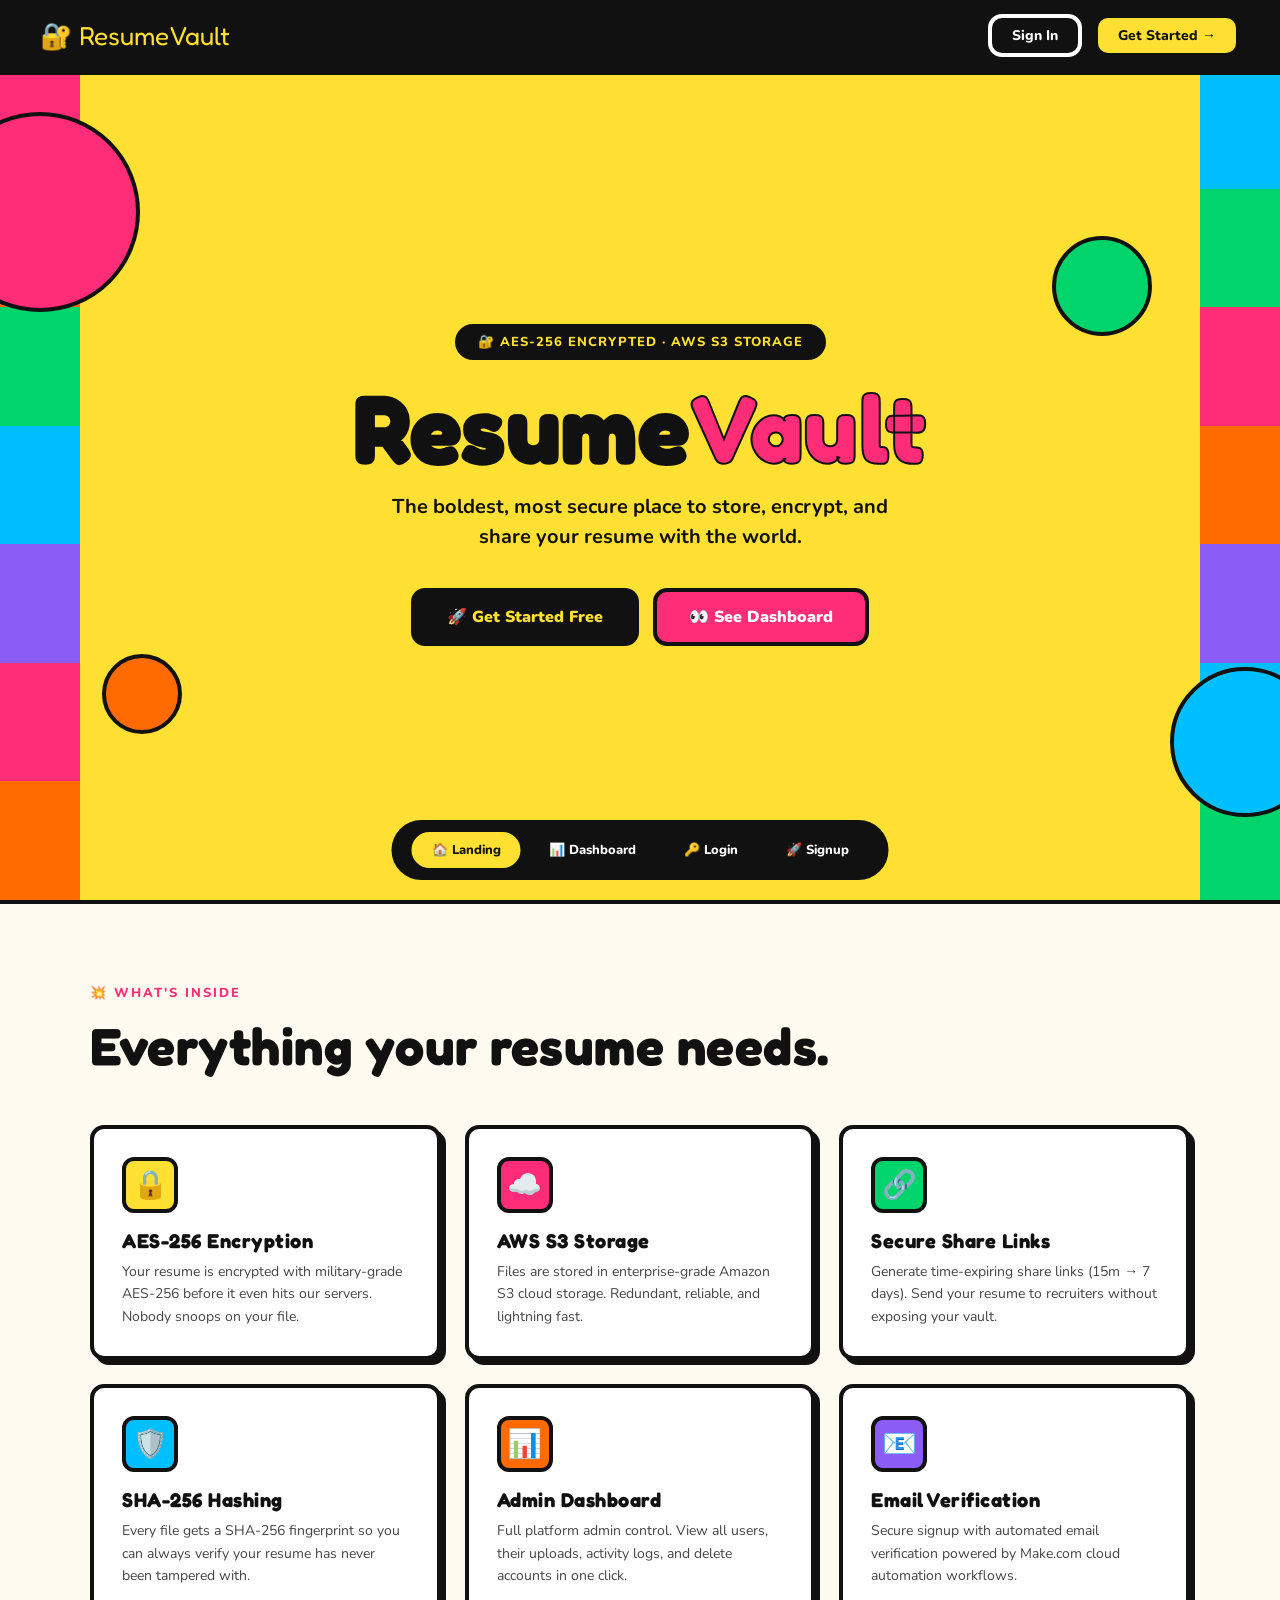
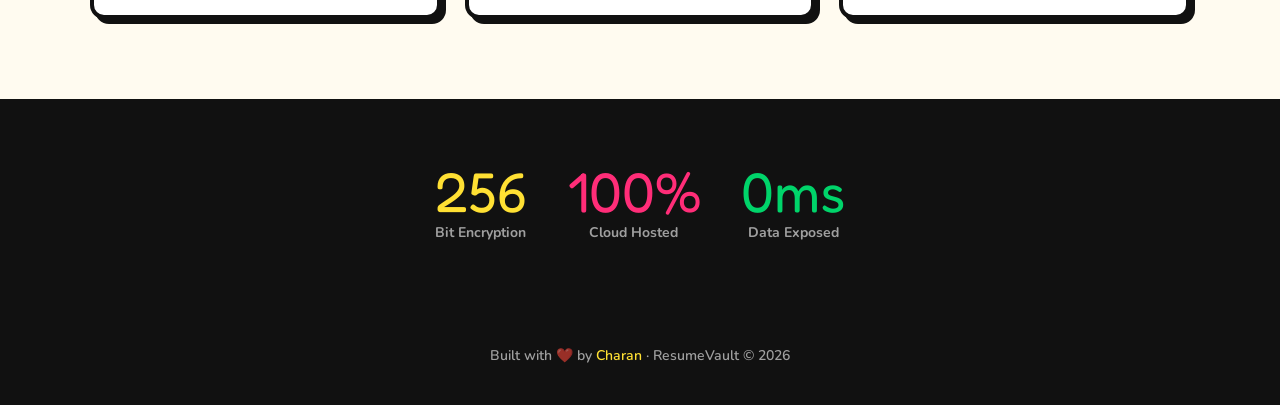
<file: ui_preview_retro.html>
<!DOCTYPE html>
<html lang="en">
<head>
  <meta charset="UTF-8" />
  <meta name="viewport" content="width=device-width, initial-scale=1.0" />
  <title>ResumeVault — Retro UI Preview</title>
  <link href="https://fonts.googleapis.com/css2?family=Fredoka+One&family=Nunito:wght@400;600;700;800;900&display=swap" rel="stylesheet" />
  <style>
    *, *::before, *::after { box-sizing: border-box; margin: 0; padding: 0; }

    :root {
      --yellow:   #FFE033;
      --pink:     #FF2D78;
      --green:    #00D46A;
      --orange:   #FF6B00;
      --blue:     #00BFFF;
      --purple:   #8B5CF6;
      --cream:    #FFFBF0;
      --black:    #111111;
      --border:   3px solid #111;
      --border-thick: 4px solid #111;
      --radius:   14px;
      --shadow:   5px 5px 0px #111;
      --shadow-lg: 7px 7px 0px #111;
    }

    html { scroll-behavior: smooth; }

    body {
      font-family: 'Nunito', sans-serif;
      background: var(--yellow);
      color: var(--black);
      min-height: 100vh;
    }

    h1,h2,h3,h4 { font-family: 'Fredoka One', cursive; letter-spacing: 0.5px; }

    /* ── Scrollbar ── */
    ::-webkit-scrollbar { width: 10px; }
    ::-webkit-scrollbar-track { background: var(--yellow); }
    ::-webkit-scrollbar-thumb { background: var(--black); border-radius: 5px; }

    /* ── Navbar ── */
    .navbar {
      position: fixed; top: 0; left: 0; right: 0; z-index: 100;
      background: var(--black);
      border-bottom: var(--border-thick);
      padding: 14px 40px;
      display: flex; align-items: center; justify-content: space-between;
    }
    .navbar-brand {
      display: flex; align-items: center; gap: 10px;
      font-family: 'Fredoka One', cursive; font-size: 26px; color: var(--yellow);
      text-decoration: none;
    }
    .brand-badge {
      background: var(--pink); color: white;
      border: 2px solid var(--yellow); border-radius: 8px;
      padding: 2px 10px; font-size: 13px; font-weight: 900;
    }
    .navbar-nav { display: flex; align-items: center; gap: 12px; }
    .nav-btn {
      padding: 8px 20px; border-radius: var(--radius);
      font-weight: 800; font-size: 14px; cursor: pointer;
      border: var(--border-thick); font-family: 'Nunito', sans-serif;
      transition: transform 0.1s, box-shadow 0.1s; text-decoration: none;
    }
    .nav-btn:hover { transform: translate(-2px,-2px); box-shadow: var(--shadow); }
    .nav-btn:active { transform: translate(2px,2px); box-shadow: none; }
    .nav-btn-outline { background: transparent; color: #fff; border-color: #fff; }
    .nav-btn-outline:hover { background: rgba(255,255,255,0.1); }
    .nav-btn-primary { background: var(--yellow); color: var(--black); }

    /* ── PAGE SECTIONS ── */
    section { display: none; padding-top: 70px; min-height: 100vh; }
    section.active { display: block; }

    /* ══════════════════════════════════════════════════════
       LANDING PAGE
    ══════════════════════════════════════════════════════ */
    .landing-hero {
      background: var(--yellow);
      min-height: calc(100vh - 70px);
      position: relative; overflow: hidden;
      display: flex; align-items: center; justify-content: center;
      padding: 60px 40px;
    }

    /* Decorative blobs */
    .blob {
      position: absolute; border-radius: 50%;
      border: var(--border-thick); z-index: 0;
    }
    .blob-1 { width: 200px; height: 200px; background: var(--pink); top: 5%; left: -60px; }
    .blob-2 { width: 150px; height: 150px; background: var(--blue); bottom: 10%; right: -40px; }
    .blob-3 { width: 100px; height: 100px; background: var(--green); top: 20%; right: 10%; }
    .blob-4 { width: 80px; height: 80px; background: var(--orange); bottom: 20%; left: 8%; }

    /* Wavy stripes on sides */
    .stripe-left, .stripe-right {
      position: absolute; top: 0; bottom: 0; width: 80px;
      display: flex; flex-direction: column; overflow: hidden; z-index: 0;
    }
    .stripe-left { left: 0; }
    .stripe-right { right: 0; }
    .stripe-bar { flex: 1; }

    .hero-content {
      position: relative; z-index: 1;
      text-align: center; max-width: 700px;
    }
    .hero-badge {
      display: inline-block;
      background: var(--black); color: var(--yellow);
      border: var(--border); border-radius: 999px;
      padding: 6px 20px; font-size: 13px; font-weight: 800;
      margin-bottom: 20px; letter-spacing: 1px; text-transform: uppercase;
    }
    .hero-title {
      font-size: clamp(52px, 9vw, 96px);
      line-height: 1; color: var(--black);
      -webkit-text-stroke: 2px var(--black);
      margin-bottom: 16px;
    }
    .hero-title span { color: var(--pink); }
    .hero-subtitle {
      font-size: 20px; font-weight: 700; color: var(--black);
      margin-bottom: 36px; max-width: 500px; margin-left: auto; margin-right: auto;
      line-height: 1.5;
    }
    .hero-buttons { display: flex; gap: 14px; justify-content: center; flex-wrap: wrap; }

    .btn {
      padding: 14px 32px; border-radius: var(--radius);
      font-size: 16px; font-weight: 900; cursor: pointer;
      border: var(--border-thick); transition: transform 0.1s, box-shadow 0.1s;
      text-decoration: none; display: inline-block; font-family: 'Nunito', sans-serif;
    }
    .btn:hover { transform: translate(-3px,-3px); box-shadow: var(--shadow-lg); }
    .btn:active { transform: translate(2px,2px); box-shadow: none; }
    .btn-primary { background: var(--black); color: var(--yellow); }
    .btn-pink { background: var(--pink); color: white; }
    .btn-green { background: var(--green); color: var(--black); }
    .btn-orange { background: var(--orange); color: white; }
    .btn-blue { background: var(--blue); color: var(--black); }
    .btn-outline { background: white; color: var(--black); }
    .btn-sm { padding: 8px 18px; font-size: 13px; }
    .btn-block { width: 100%; text-align: center; }

    /* Features section */
    .features {
      background: var(--cream);
      border-top: var(--border-thick);
      padding: 80px 40px;
    }
    .section-label {
      font-size: 13px; font-weight: 800; text-transform: uppercase;
      letter-spacing: 2px; color: var(--pink); margin-bottom: 12px;
    }
    .section-title {
      font-size: clamp(32px, 5vw, 52px); color: var(--black); margin-bottom: 48px;
    }
    .features-grid {
      display: grid; grid-template-columns: repeat(auto-fit, minmax(260px, 1fr));
      gap: 24px; max-width: 1100px; margin: 0 auto;
    }
    .feature-card {
      background: white; border: var(--border-thick); border-radius: var(--radius);
      padding: 28px; box-shadow: var(--shadow); transition: transform 0.2s, box-shadow 0.2s;
    }
    .feature-card:hover { transform: translate(-4px,-4px); box-shadow: var(--shadow-lg); }
    .feature-icon {
      width: 56px; height: 56px; border-radius: 12px;
      border: var(--border-thick); display: flex; align-items: center;
      justify-content: center; font-size: 28px; margin-bottom: 16px;
    }
    .feature-card h3 { font-size: 20px; margin-bottom: 8px; }
    .feature-card p { font-size: 14px; color: #444; line-height: 1.6; }

    /* Stats */
    .stats-section {
      background: var(--black); border-top: var(--border-thick);
      padding: 60px 40px; text-align: center;
    }
    .stats-grid {
      display: flex; gap: 40px; justify-content: center;
      flex-wrap: wrap; max-width: 800px; margin: 0 auto;
    }
    .stat-item { }
    .stat-number {
      font-family: 'Fredoka One', cursive; font-size: 56px;
      line-height: 1; margin-bottom: 4px;
    }
    .stat-label { font-size: 14px; font-weight: 700; color: rgba(255,255,255,0.6); }

    /* ══════════════════════════════════════════════════════
       DASHBOARD
    ══════════════════════════════════════════════════════ */
    .dashboard-layout {
      display: grid; grid-template-columns: 260px 1fr;
      min-height: calc(100vh - 70px);
    }

    /* Sidebar */
    .sidebar {
      background: var(--black); border-right: var(--border-thick);
      padding: 28px 20px; display: flex; flex-direction: column; gap: 8px;
    }
    .sidebar-user {
      background: var(--yellow); border: var(--border-thick); border-radius: var(--radius);
      padding: 16px; display: flex; align-items: center; gap: 12px; margin-bottom: 20px;
    }
    .user-avatar {
      width: 44px; height: 44px; border-radius: 50%;
      background: var(--pink); border: var(--border-thick);
      display: flex; align-items: center; justify-content: center;
      font-family: 'Fredoka One', cursive; font-size: 20px; color: white; flex-shrink: 0;
    }
    .user-name { font-weight: 900; font-size: 14px; color: var(--black); }
    .user-email { font-size: 11px; color: #555; }

    .verified-chip {
      background: var(--green); border: var(--border); border-radius: 999px;
      padding: 4px 12px; font-size: 11px; font-weight: 800;
      display: inline-block; margin-bottom: 8px;
    }
    .nav-item-side {
      display: flex; align-items: center; gap: 10px;
      padding: 11px 14px; border-radius: var(--radius);
      border: 2px solid transparent; color: rgba(255,255,255,0.7);
      font-weight: 700; font-size: 14px; cursor: pointer;
      transition: all 0.15s; text-decoration: none;
    }
    .nav-item-side:hover, .nav-item-side.active {
      background: var(--yellow); color: var(--black);
      border-color: var(--black); box-shadow: 3px 3px 0 var(--yellow);
    }
    .nav-item-side.active { font-weight: 900; }
    .logout-btn {
      margin-top: auto; background: rgba(255,45,120,0.15);
      border-color: var(--pink) !important; color: var(--pink) !important;
    }
    .logout-btn:hover { background: var(--pink) !important; color: white !important; }

    /* Main dashboard content */
    .dash-main {
      background: var(--cream); padding: 32px;
      overflow-y: auto;
    }
    .dash-header {
      display: flex; align-items: flex-start; justify-content: space-between;
      margin-bottom: 28px; flex-wrap: wrap; gap: 16px;
    }
    .dash-title {
      font-size: 38px; color: var(--black); line-height: 1;
    }
    .dash-sub { font-size: 15px; color: #555; margin-top: 4px; font-weight: 600; }

    /* Stats cards */
    .stats-row {
      display: grid; grid-template-columns: repeat(3,1fr); gap: 16px; margin-bottom: 28px;
    }
    .dash-stat {
      background: white; border: var(--border-thick); border-radius: var(--radius);
      padding: 20px; box-shadow: var(--shadow); transition: transform 0.15s, box-shadow 0.15s;
    }
    .dash-stat:hover { transform: translate(-3px,-3px); box-shadow: var(--shadow-lg); }
    .dash-stat-icon {
      width: 40px; height: 40px; border-radius: 10px; border: var(--border);
      display: flex; align-items: center; justify-content: center;
      font-size: 20px; margin-bottom: 12px;
    }
    .dash-stat-value { font-family: 'Fredoka One', cursive; font-size: 32px; line-height: 1; }
    .dash-stat-label { font-size: 12px; font-weight: 700; color: #666; text-transform: uppercase; letter-spacing: 0.05em; }

    /* Upload zone */
    .upload-zone {
      background: white; border: 3px dashed var(--black); border-radius: var(--radius);
      padding: 36px; text-align: center; margin-bottom: 28px;
      cursor: pointer; transition: all 0.2s;
    }
    .upload-zone:hover {
      background: var(--yellow); transform: translate(-2px,-2px); box-shadow: var(--shadow);
    }
    .upload-zone-icon { font-size: 48px; margin-bottom: 12px; }
    .upload-zone h3 { font-size: 20px; margin-bottom: 6px; }
    .upload-zone p { font-size: 13px; color: #666; font-weight: 600; }

    /* Resume cards grid */
    .resume-grid {
      display: grid; grid-template-columns: repeat(auto-fill, minmax(240px, 1fr));
      gap: 18px; margin-top: 8px;
    }
    .resume-card {
      background: white; border: var(--border-thick); border-radius: var(--radius);
      overflow: hidden; box-shadow: var(--shadow); transition: transform 0.15s, box-shadow 0.15s;
    }
    .resume-card:hover { transform: translate(-4px,-4px); box-shadow: var(--shadow-lg); }
    .resume-card-top {
      padding: 20px; display: flex; align-items: center; gap: 14px;
      border-bottom: var(--border);
    }
    .resume-icon {
      width: 48px; height: 48px; border-radius: 10px; border: var(--border);
      display: flex; align-items: center; justify-content: center;
      font-size: 24px; flex-shrink: 0;
    }
    .resume-name { font-weight: 900; font-size: 14px; line-height: 1.3; }
    .resume-meta { font-size: 11px; color: #777; font-weight: 600; margin-top: 2px; }
    .resume-card-actions {
      display: flex; border-top: var(--border);
    }
    .card-action-btn {
      flex: 1; padding: 11px; border: none; background: transparent;
      font-weight: 800; font-size: 12px; cursor: pointer;
      display: flex; align-items: center; justify-content: center; gap: 5px;
      transition: background 0.15s; border-right: var(--border); font-family: 'Nunito', sans-serif;
    }
    .card-action-btn:last-child { border-right: none; }
    .card-action-btn:hover { background: var(--yellow); }
    .card-action-btn.danger:hover { background: var(--pink); color: white; }

    /* Tags */
    .tag {
      display: inline-block; padding: 3px 10px; border-radius: 999px;
      font-size: 11px; font-weight: 800; border: 2px solid var(--black);
      margin-right: 4px;
    }
    .tag-green { background: var(--green); }
    .tag-blue { background: var(--blue); }
    .tag-pink { background: var(--pink); color: white; }
    .tag-orange { background: var(--orange); color: white; }

    /* ══════════════════════════════════════════════════════
       AUTH PAGES
    ══════════════════════════════════════════════════════ */
    .auth-wrapper {
      min-height: calc(100vh - 70px);
      background: var(--yellow);
      display: flex; align-items: center; justify-content: center;
      padding: 40px 20px; position: relative; overflow: hidden;
    }
    .auth-blob1 {
      position: absolute; width: 300px; height: 300px;
      background: var(--pink); border: var(--border-thick); border-radius: 50%;
      top: -80px; left: -80px; z-index: 0;
    }
    .auth-blob2 {
      position: absolute; width: 200px; height: 200px;
      background: var(--blue); border: var(--border-thick); border-radius: 50%;
      bottom: -60px; right: -60px; z-index: 0;
    }
    .auth-card {
      background: white; border: var(--border-thick); border-radius: 20px;
      padding: 40px; width: 100%; max-width: 440px;
      box-shadow: var(--shadow-lg); position: relative; z-index: 1;
    }
    .auth-logo-box {
      text-align: center; margin-bottom: 28px;
    }
    .auth-logo-box h1 {
      font-size: 32px; color: var(--black); margin-bottom: 6px;
    }
    .auth-logo-box p { font-size: 14px; color: #666; font-weight: 600; }
    .auth-icon {
      width: 64px; height: 64px; background: var(--black); border-radius: 16px;
      border: var(--border-thick); display: flex; align-items: center;
      justify-content: center; font-size: 32px; margin: 0 auto 16px;
    }
    .form-group { margin-bottom: 18px; }
    .form-label { display: block; font-weight: 800; font-size: 13px; margin-bottom: 6px; }
    .form-input {
      width: 100%; padding: 12px 16px; border: var(--border-thick); border-radius: var(--radius);
      font-size: 15px; font-family: 'Nunito', sans-serif; font-weight: 600;
      background: var(--cream); outline: none; transition: box-shadow 0.15s;
    }
    .form-input:focus { box-shadow: 4px 4px 0 var(--black); }
    .auth-footer-text {
      text-align: center; margin-top: 20px; font-size: 14px; font-weight: 700; color: #555;
    }
    .auth-link { color: var(--pink); font-weight: 900; text-decoration: none; }
    .auth-link:hover { text-decoration: underline; }

    /* ── Section switcher (preview nav) ── */
    .preview-switcher {
      position: fixed; bottom: 20px; left: 50%; transform: translateX(-50%);
      z-index: 999; display: flex; gap: 8px;
      background: var(--black); border: var(--border-thick); border-radius: 999px;
      padding: 8px 16px;
    }
    .switch-btn {
      padding: 7px 18px; border-radius: 999px; border: 2px solid transparent;
      font-weight: 800; font-size: 13px; cursor: pointer;
      background: transparent; color: white; font-family: 'Nunito', sans-serif;
      transition: all 0.15s;
    }
    .switch-btn.active, .switch-btn:hover {
      background: var(--yellow); color: var(--black); border-color: var(--yellow);
    }

    /* ── Animations ── */
    @keyframes float { 0%,100%{transform:translateY(0)} 50%{transform:translateY(-10px)} }
    @keyframes spin { from{transform:rotate(0deg)} to{transform:rotate(360deg)} }
    .float { animation: float 3s ease-in-out infinite; }

    /* ── Section title bar ── */
    .section-bar {
      background: var(--black); border-bottom: var(--border-thick);
      padding: 10px 40px; display: flex; align-items: center; gap: 12px;
    }
    .section-bar-dot { width: 12px; height: 12px; border-radius: 50%; }

    /* ── Footer ── */
    .landing-footer {
      background: var(--black); border-top: var(--border-thick);
      padding: 40px; text-align: center; color: rgba(255,255,255,0.6);
      font-size: 14px; font-weight: 600;
    }
    .landing-footer span { color: var(--yellow); }
  </style>
</head>
<body>

  <!-- Navbar -->
  <nav class="navbar">
    <a class="navbar-brand" href="#">
      🔐 ResumeVault
    </a>
    <div class="navbar-nav">
      <a class="nav-btn nav-btn-outline" href="#" onclick="showSection('login')">Sign In</a>
      <a class="nav-btn nav-btn-primary" href="#" onclick="showSection('signup')">Get Started →</a>
    </div>
  </nav>

  <!-- ════════════════════════════════════
       LANDING PAGE
  ════════════════════════════════════ -->
  <section id="landing" class="active">

    <!-- Hero -->
    <div class="landing-hero">
      <!-- Wavy side stripes -->
      <div class="stripe-left">
        <div class="stripe-bar" style="background:var(--pink)"></div>
        <div class="stripe-bar" style="background:var(--orange)"></div>
        <div class="stripe-bar" style="background:var(--green)"></div>
        <div class="stripe-bar" style="background:var(--blue)"></div>
        <div class="stripe-bar" style="background:var(--purple)"></div>
        <div class="stripe-bar" style="background:var(--pink)"></div>
        <div class="stripe-bar" style="background:var(--orange)"></div>
      </div>
      <div class="stripe-right">
        <div class="stripe-bar" style="background:var(--blue)"></div>
        <div class="stripe-bar" style="background:var(--green)"></div>
        <div class="stripe-bar" style="background:var(--pink)"></div>
        <div class="stripe-bar" style="background:var(--orange)"></div>
        <div class="stripe-bar" style="background:var(--purple)"></div>
        <div class="stripe-bar" style="background:var(--blue)"></div>
        <div class="stripe-bar" style="background:var(--green)"></div>
      </div>

      <!-- Blobs -->
      <div class="blob blob-1 float"></div>
      <div class="blob blob-2 float" style="animation-delay:1s"></div>
      <div class="blob blob-3 float" style="animation-delay:0.5s"></div>
      <div class="blob blob-4 float" style="animation-delay:1.5s"></div>

      <div class="hero-content">
        <div class="hero-badge">🔐 AES-256 Encrypted · AWS S3 Storage</div>
        <h1 class="hero-title">Resume<span>Vault</span></h1>
        <p class="hero-subtitle">The boldest, most secure place to store, encrypt, and share your resume with the world.</p>
        <div class="hero-buttons">
          <a href="#" class="btn btn-primary" onclick="showSection('signup')">🚀 Get Started Free</a>
          <a href="#" class="btn btn-pink" onclick="showSection('dashboard')">👀 See Dashboard</a>
        </div>
      </div>
    </div>

    <!-- Features -->
    <div class="features">
      <div style="max-width:1100px;margin:0 auto;">
        <div class="section-label">💥 What's Inside</div>
        <h2 class="section-title">Everything your resume needs.</h2>
        <div class="features-grid">
          <div class="feature-card">
            <div class="feature-icon" style="background:var(--yellow);">🔒</div>
            <h3>AES-256 Encryption</h3>
            <p>Your resume is encrypted with military-grade AES-256 before it even hits our servers. Nobody snoops on your file.</p>
          </div>
          <div class="feature-card">
            <div class="feature-icon" style="background:var(--pink);">☁️</div>
            <h3>AWS S3 Storage</h3>
            <p>Files are stored in enterprise-grade Amazon S3 cloud storage. Redundant, reliable, and lightning fast.</p>
          </div>
          <div class="feature-card">
            <div class="feature-icon" style="background:var(--green);">🔗</div>
            <h3>Secure Share Links</h3>
            <p>Generate time-expiring share links (15m → 7 days). Send your resume to recruiters without exposing your vault.</p>
          </div>
          <div class="feature-card">
            <div class="feature-icon" style="background:var(--blue);">🛡️</div>
            <h3>SHA-256 Hashing</h3>
            <p>Every file gets a SHA-256 fingerprint so you can always verify your resume has never been tampered with.</p>
          </div>
          <div class="feature-card">
            <div class="feature-icon" style="background:var(--orange);">📊</div>
            <h3>Admin Dashboard</h3>
            <p>Full platform admin control. View all users, their uploads, activity logs, and delete accounts in one click.</p>
          </div>
          <div class="feature-card">
            <div class="feature-icon" style="background:var(--purple);">📧</div>
            <h3>Email Verification</h3>
            <p>Secure signup with automated email verification powered by Make.com cloud automation workflows.</p>
          </div>
        </div>
      </div>
    </div>

    <!-- Stats -->
    <div class="stats-section">
      <div class="stats-grid">
        <div class="stat-item">
          <div class="stat-number" style="color:var(--yellow)">256</div>
          <div class="stat-label">Bit Encryption</div>
        </div>
        <div class="stat-item">
          <div class="stat-number" style="color:var(--pink)">100%</div>
          <div class="stat-label">Cloud Hosted</div>
        </div>
        <div class="stat-item">
          <div class="stat-number" style="color:var(--green)">0ms</div>
          <div class="stat-label">Data Exposed</div>
        </div>
      </div>
    </div>

    <!-- Footer -->
    <div class="landing-footer">
      Built with ❤️ by <span>Charan</span> · ResumeVault &copy; 2026
    </div>
  </section>

  <!-- ════════════════════════════════════
       DASHBOARD
  ════════════════════════════════════ -->
  <section id="dashboard">
    <div class="dashboard-layout">

      <!-- Sidebar -->
      <aside class="sidebar">
        <div class="sidebar-user">
          <div class="user-avatar">C</div>
          <div>
            <div class="user-name">Charan Balu</div>
            <div class="user-email">charan@gmail.com</div>
          </div>
        </div>

        <span class="verified-chip">✅ Verified account</span>

        <a class="nav-item-side active" href="#">📄 My Resumes</a>
        <a class="nav-item-side" href="#" onclick="showSection('signup')">⬆️ Upload Resume</a>
        <a class="nav-item-side" href="#">🔗 Share Links</a>
        <a class="nav-item-side" href="#">👤 Profile</a>
        <a class="nav-item-side logout-btn" href="#" onclick="showSection('login')" style="margin-top:auto;">🚪 Sign Out</a>
      </aside>

      <!-- Main Content -->
      <main class="dash-main">

        <!-- Header -->
        <div class="dash-header">
          <div>
            <h1 class="dash-title">My Vault 🗃️</h1>
            <p class="dash-sub">Welcome back, Charan! Your documents are safe and sound.</p>
          </div>
          <button class="btn btn-primary" onclick="showSection('signup')">⬆️ Upload Resume</button>
        </div>

        <!-- Stats Row -->
        <div class="stats-row">
          <div class="dash-stat">
            <div class="dash-stat-icon" style="background:var(--yellow);">📄</div>
            <div class="dash-stat-value">3</div>
            <div class="dash-stat-label">Total Resumes</div>
          </div>
          <div class="dash-stat">
            <div class="dash-stat-icon" style="background:var(--green);">🔗</div>
            <div class="dash-stat-value">7</div>
            <div class="dash-stat-label">Share Links</div>
          </div>
          <div class="dash-stat">
            <div class="dash-stat-icon" style="background:var(--pink);">👁️</div>
            <div class="dash-stat-value">24</div>
            <div class="dash-stat-label">Total Downloads</div>
          </div>
        </div>

        <!-- Upload Zone -->
        <div class="upload-zone">
          <div class="upload-zone-icon">📂</div>
          <h3>Drop your resume here</h3>
          <p>PDF or DOCX · Max 10 MB · AES-256 encrypted on upload</p>
        </div>

        <!-- Resume Cards -->
        <h2 style="font-size:24px;margin-bottom:16px;">Your Files</h2>
        <div class="resume-grid">

          <div class="resume-card">
            <div class="resume-card-top">
              <div class="resume-icon" style="background:var(--pink);">📕</div>
              <div>
                <div class="resume-name">Charan_Resume_2026.pdf</div>
                <div class="resume-meta">2.4 MB · Jun 12, 2026</div>
                <div style="margin-top:6px;">
                  <span class="tag tag-green">PDF</span>
                  <span class="tag tag-blue">Encrypted</span>
                </div>
              </div>
            </div>
            <div class="resume-card-actions">
              <button class="card-action-btn">⬇️ Download</button>
              <button class="card-action-btn">🔗 Share</button>
              <button class="card-action-btn danger">🗑️</button>
            </div>
          </div>

          <div class="resume-card">
            <div class="resume-card-top">
              <div class="resume-icon" style="background:var(--blue);">📘</div>
              <div>
                <div class="resume-name">Portfolio_2025.docx</div>
                <div class="resume-meta">1.1 MB · Mar 5, 2026</div>
                <div style="margin-top:6px;">
                  <span class="tag tag-orange">DOCX</span>
                  <span class="tag tag-blue">Encrypted</span>
                </div>
              </div>
            </div>
            <div class="resume-card-actions">
              <button class="card-action-btn">⬇️ Download</button>
              <button class="card-action-btn">🔗 Share</button>
              <button class="card-action-btn danger">🗑️</button>
            </div>
          </div>

          <div class="resume-card">
            <div class="resume-card-top">
              <div class="resume-icon" style="background:var(--green);">📗</div>
              <div>
                <div class="resume-name">Cover_Letter_Google.pdf</div>
                <div class="resume-meta">890 KB · Jul 1, 2026</div>
                <div style="margin-top:6px;">
                  <span class="tag tag-green">PDF</span>
                  <span class="tag tag-blue">Encrypted</span>
                </div>
              </div>
            </div>
            <div class="resume-card-actions">
              <button class="card-action-btn">⬇️ Download</button>
              <button class="card-action-btn">🔗 Share</button>
              <button class="card-action-btn danger">🗑️</button>
            </div>
          </div>

        </div>
      </main>
    </div>
  </section>

  <!-- ════════════════════════════════════
       LOGIN
  ════════════════════════════════════ -->
  <section id="login">
    <div class="auth-wrapper">
      <div class="auth-blob1"></div>
      <div class="auth-blob2"></div>
      <div class="auth-card">
        <div class="auth-logo-box">
          <div class="auth-icon">🔐</div>
          <h1>Welcome Back!</h1>
          <p>Sign in to access your secure vault</p>
        </div>
        <div class="form-group">
          <label class="form-label">Email Address</label>
          <input type="email" class="form-input" placeholder="you@example.com" />
        </div>
        <div class="form-group">
          <label class="form-label">Password</label>
          <input type="password" class="form-input" placeholder="••••••••" />
        </div>
        <button class="btn btn-primary btn-block" onclick="showSection('dashboard')" style="margin-top:8px;">→ Sign In</button>
        <p class="auth-footer-text">
          No account? <a class="auth-link" href="#" onclick="showSection('signup')">Create one free</a>
        </p>
      </div>
    </div>
  </section>

  <!-- ════════════════════════════════════
       SIGNUP
  ════════════════════════════════════ -->
  <section id="signup">
    <div class="auth-wrapper">
      <div class="auth-blob1" style="background:var(--green)"></div>
      <div class="auth-blob2" style="background:var(--orange)"></div>
      <div class="auth-card">
        <div class="auth-logo-box">
          <div class="auth-icon" style="background:var(--pink);">🚀</div>
          <h1>Join ResumeVault</h1>
          <p>Secure your resume in seconds</p>
        </div>
        <div class="form-group">
          <label class="form-label">Full Name</label>
          <input type="text" class="form-input" placeholder="Charan Balu" />
        </div>
        <div class="form-group">
          <label class="form-label">Email Address</label>
          <input type="email" class="form-input" placeholder="you@example.com" />
        </div>
        <div class="form-group">
          <label class="form-label">Password</label>
          <input type="password" class="form-input" placeholder="Min 8 chars, 1 uppercase, 1 number" />
        </div>
        <button class="btn btn-pink btn-block" onclick="showSection('dashboard')" style="margin-top:8px;">🎉 Create Account</button>
        <p class="auth-footer-text">
          Already have an account? <a class="auth-link" href="#" onclick="showSection('login')">Sign in</a>
        </p>
      </div>
    </div>
  </section>

  <!-- Preview Switcher -->
  <div class="preview-switcher">
    <button class="switch-btn active" onclick="showSection('landing',this)">🏠 Landing</button>
    <button class="switch-btn" onclick="showSection('dashboard',this)">📊 Dashboard</button>
    <button class="switch-btn" onclick="showSection('login',this)">🔑 Login</button>
    <button class="switch-btn" onclick="showSection('signup',this)">🚀 Signup</button>
  </div>

  <script>
    function showSection(id, btn) {
      document.querySelectorAll('section').forEach(s => s.classList.remove('active'));
      document.getElementById(id).classList.add('active');
      if (btn) {
        document.querySelectorAll('.switch-btn').forEach(b => b.classList.remove('active'));
        btn.classList.add('active');
      }
    }
  </script>
</body>
</html>
</file>
